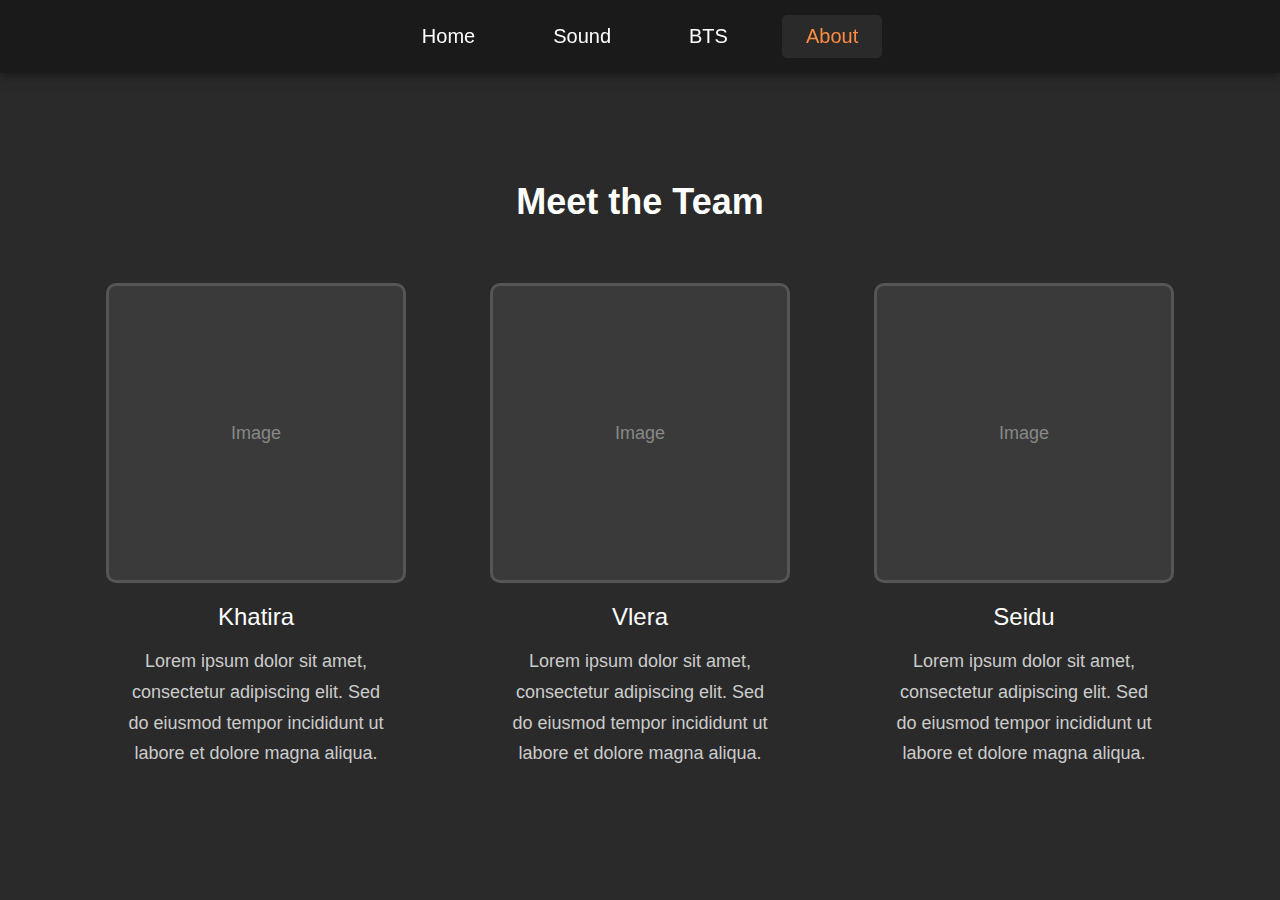
<file: about.html>
<!DOCTYPE html>
<html lang="en">
<head>
    <meta charset="UTF-8">
    <meta name="viewport" content="width=device-width, initial-scale=1.0">
    <title>About - Basketball Arena</title>
    <link rel="stylesheet" href="style.css">
</head>
<body>
    <!-- Navigation Bar -->
    <nav class="navbar">
        <div class="nav-container">
            <a href="index.html" class="nav-item">Home</a>
            <a href="sound.html" class="nav-item">Sound</a>
            <a href="bts.html" class="nav-item">BTS</a>
            <a href="about.html" class="nav-item active">About</a>
        </div>
    </nav>

    <!-- About Section -->
    <div class="about-container">
        <h1 class="about-title">Meet the Team</h1>
        <div class="team-grid">
            <div class="team-member">
                <div class="member-image-placeholder">
                    <span class="placeholder-text">Image</span>
                </div>
                <h2 class="member-name">Khatira</h2>
                <p class="member-description">Lorem ipsum dolor sit amet, consectetur adipiscing elit. Sed do eiusmod tempor incididunt ut labore et dolore magna aliqua.</p>
            </div>
            <div class="team-member">
                <div class="member-image-placeholder">
                    <span class="placeholder-text">Image</span>
                </div>
                <h2 class="member-name">Vlera</h2>
                <p class="member-description">Lorem ipsum dolor sit amet, consectetur adipiscing elit. Sed do eiusmod tempor incididunt ut labore et dolore magna aliqua.</p>
            </div>
            <div class="team-member">
                <div class="member-image-placeholder">
                    <span class="placeholder-text">Image</span>
                </div>
                <h2 class="member-name">Seidu</h2>
                <p class="member-description">Lorem ipsum dolor sit amet, consectetur adipiscing elit. Sed do eiusmod tempor incididunt ut labore et dolore magna aliqua.</p>
            </div>
        </div>
    </div>
</body>
</html>
</file>
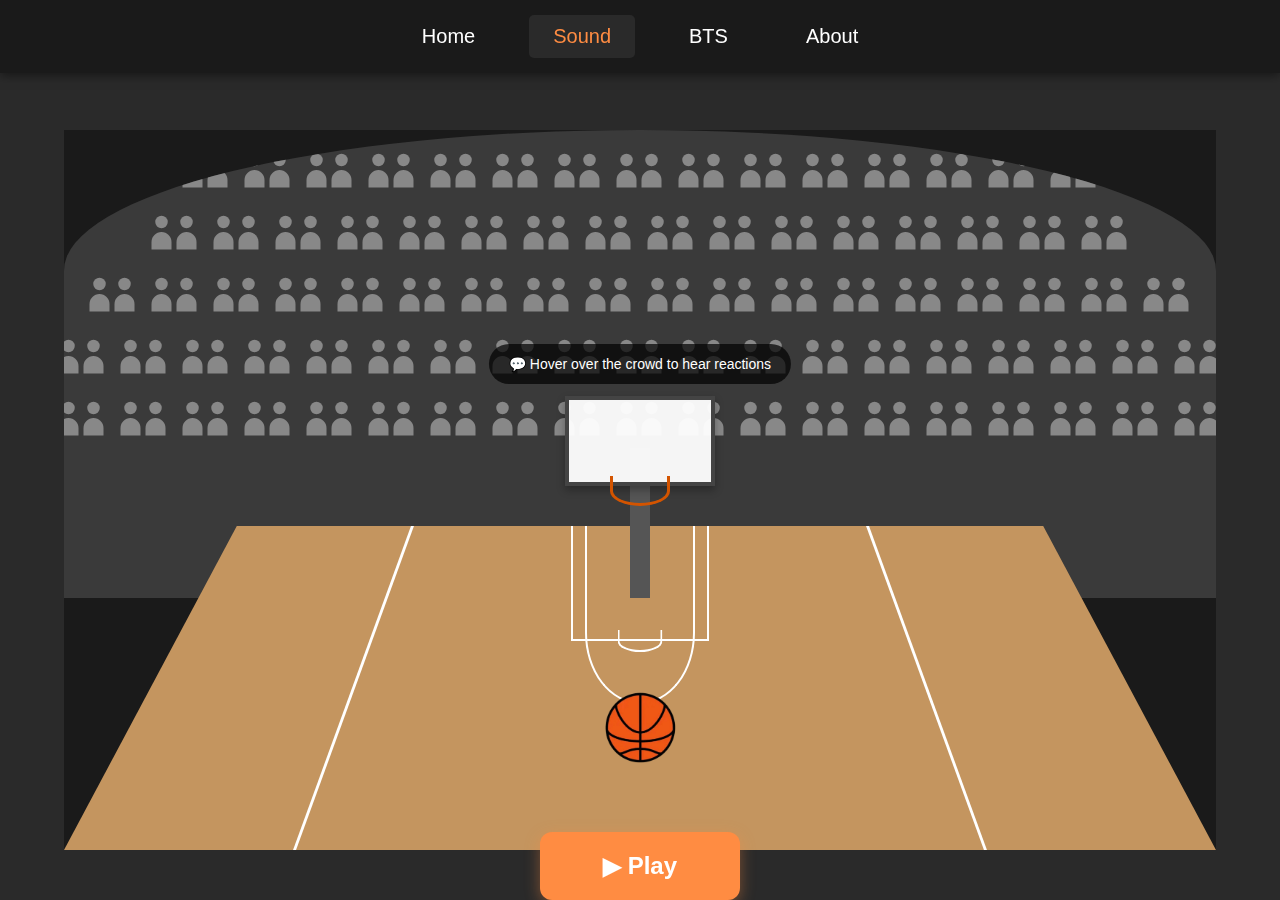
<file: sound.html>
<!DOCTYPE html>
<html lang="en">
<head>
    <meta charset="UTF-8">
    <meta name="viewport" content="width=device-width, initial-scale=1.0">
    <title>Basketball Arena</title>
    <link rel="stylesheet" href="style.css">
</head>
<body>
    <!-- Navigation Bar -->
    <nav class="navbar">
        <div class="nav-container">
            <a href="index.html" class="nav-item">Home</a>
            <a href="sound.html" class="nav-item active">Sound</a>
            <a href="bts.html" class="nav-item">BTS</a>
            <a href="about.html" class="nav-item">About</a>
        </div>
    </nav>

    <div class="arena-container">
        <!-- Crowd area with people icons -->
        <div class="crowd-area" id="crowdArea">
            <!-- Crowd people icons will be generated by JavaScript -->
            
            <!-- Hover instruction note -->
            <div class="hover-instruction" id="hoverInstruction">
                <p>💬 Hover over the crowd to hear reactions</p>
            </div>
            
            <!-- Speech bubbles for each section -->
            <div class="speech-bubble speech-bubble-1" id="speechBubble1">
                <img src="img/speech1.png" alt="Speech bubble 1">
            </div>
            <div class="speech-bubble speech-bubble-2" id="speechBubble2">
                <img src="img/speech2.png" alt="Speech bubble 2">
            </div>
            <div class="speech-bubble speech-bubble-3" id="speechBubble3">
                <img src="img/speech3.png" alt="Speech bubble 3">
            </div>
        </div>

        <!-- Hoop pole (outside court, extends upward) -->
        <div class="hoop-pole"></div>

        <!-- Basketball court -->
        <div class="court">
            <!-- Sidelines extending full court -->
            <div class="sideline-left"></div>
            <div class="sideline-right"></div>
            
            <!-- Court markings - Far side (top) -->
            <div class="lane-left-far"></div>
            <div class="lane-right-far"></div>
            <div class="free-throw-line-far"></div>
            <div class="free-throw-circle-far"></div>
            <div class="three-point-line-far"></div>

            <!-- Basketball -->
            <div class="basketball"></div>
        </div>

        <!-- Backboard (outside court, extends upward) -->
        <div class="backboard"></div>
        
        <!-- Hoop (outside court, extends upward) -->
        <div class="hoop"></div>

      
    </div>

    <!-- Choice Buttons Container -->
    <div class="choice-buttons-container">
        <!-- Play Button -->
        <div id="playButton" class="play-button-container">
            <button onclick="startAudio()" class="play-btn">▶ Play</button>
        </div>

        <!-- First Choice Buttons -->
        <div id="firstChoiceButtons" class="choice-buttons" style="display: none;">
            <h2>First Shot: What happened?</h2>
            <div class="button-group">
                <button onclick="handleFirstChoice('make')" class="choice-btn">Make</button>
                <button onclick="handleFirstChoice('miss')" class="choice-btn">Miss</button>
            </div>
        </div>

        <!-- Second Choice Buttons -->
        <div id="secondChoiceButtons" class="choice-buttons" style="display: none;">
            <h2>Second Shot: What happened?</h2>
            <div class="button-group">
                <button onclick="handleSecondChoice('make')" class="choice-btn">Make</button>
                <button onclick="handleSecondChoice('miss')" class="choice-btn">Miss</button>
            </div>
        </div>
    </div>

    <script>
        // Generate crowd SVG people icons in organized rows
        const crowdArea = document.getElementById('crowdArea');
        const rows = 5;
        const iconsPerRow = 15;
        const iconSize = 60;
        const spacing = 2;
        
        let iconIndex = 0;
        
        // People SVG icon - two people together
        const peopleSVG = `
            <svg viewBox="0 0 24 24" xmlns="http://www.w3.org/2000/svg">
                <!-- Person 1 (left) -->
                <circle cx="7" cy="6" r="2.5" fill="currentColor"/>
                <path d="M7 10c-2.2 0-4 1.8-4 4v3h8v-3c0-2.2-1.8-4-4-4z" fill="currentColor"/>
                <!-- Person 2 (right) -->
                <circle cx="17" cy="6" r="2.5" fill="currentColor"/>
                <path d="M17 10c-2.2 0-4 1.8-4 4v3h8v-3c0-2.2-1.8-4-4-4z" fill="currentColor"/>
            </svg>
        `;
        
        // Create audio objects for comment files
        const commentAudios = {
            comment1: new Audio('sound/comment1.WAV'),
            comment2: new Audio('sound/comment2.WAV'),
            comment3: new Audio('sound/comment3.WAV')
        };
        
        // Track which audio is currently playing
        let currentHoverAudio = null;
        
        // Function to determine comment region based on position
        function getCommentRegion(iconElement) {
            const rect = iconElement.getBoundingClientRect();
            const crowdAreaRect = crowdArea.getBoundingClientRect();
            const iconCenterX = rect.left + (rect.width / 2) - crowdAreaRect.left;
            const crowdAreaWidth = crowdAreaRect.width;
            const regionWidth = crowdAreaWidth / 3;
            
            if (iconCenterX < regionWidth) {
                return 'comment1'; // Left region
            } else if (iconCenterX < regionWidth * 2) {
                return 'comment2'; // Center region
            } else {
                return 'comment3'; // Right region
            }
        }
        
        for (let row = 0; row < rows; row++) {
            const numIconsInRow = iconsPerRow + Math.floor(row * 1.5);
            const rowTop = 15 + (row * (iconSize + spacing));
            
            for (let col = 0; col < numIconsInRow; col++) {
                const iconWrapper = document.createElement('div');
                iconWrapper.className = 'crowd-icon';
                iconWrapper.dataset.index = iconIndex++;
                
                // Calculate position
                const totalWidth = numIconsInRow * (iconSize + spacing);
                const startX = (crowdArea.offsetWidth - totalWidth) / 2;
                const left = startX + (col * (iconSize + spacing));
                
                iconWrapper.style.left = left + 'px';
                iconWrapper.style.top = rowTop + 'px';
                
                // Add hover event listeners
                iconWrapper.addEventListener('mouseenter', function() {
                    // Hide instruction on first interaction
                    hideInstruction();
                    
                    // Stop any currently playing hover audio
                    if (currentHoverAudio) {
                        currentHoverAudio.pause();
                        currentHoverAudio.currentTime = 0;
                        // Hide previous speech bubble
                        hideSpeechBubble();
                    }
                    
                    // Determine which comment to play based on icon position
                    const commentRegion = getCommentRegion(iconWrapper);
                    
                    // Show corresponding speech bubble
                    showSpeechBubble(commentRegion);
                    
                    // Play the appropriate comment audio
                    currentHoverAudio = commentAudios[commentRegion];
                    currentHoverAudio.play();
                });
                
                iconWrapper.addEventListener('mouseleave', function() {
                    // Stop the audio when mouse leaves
                    if (currentHoverAudio) {
                        currentHoverAudio.pause();
                        currentHoverAudio.currentTime = 0;
                        currentHoverAudio = null;
                    }
                    // Hide speech bubble when audio stops
                    hideSpeechBubble();
                });
                
                // Add SVG content
                iconWrapper.innerHTML = peopleSVG;
                
                // Add cursor pointer to indicate interactivity
                iconWrapper.style.cursor = 'pointer';
                
                crowdArea.appendChild(iconWrapper);
            }
        }

        // Initialize colors after icons are created
        setTimeout(() => {
            if (typeof updateCrowdColors === 'function') {
                updateCrowdColors('idle');
            }
        }, 100);
        
        // Function to show speech bubble based on comment region
        function showSpeechBubble(commentRegion) {
            // Hide all speech bubbles first
            hideSpeechBubble();
            
            // Show the corresponding speech bubble
            const bubbleId = 'speechBubble' + commentRegion.replace('comment', '');
            const bubble = document.getElementById(bubbleId);
            if (bubble) {
                bubble.classList.add('show');
            }
        }
        
        // Function to hide all speech bubbles
        function hideSpeechBubble() {
            const bubbles = document.querySelectorAll('.speech-bubble');
            bubbles.forEach(bubble => {
                bubble.classList.remove('show');
            });
        }
        
        // Function to hide instruction note
        function hideInstruction() {
            const instruction = document.getElementById('hoverInstruction');
            if (instruction) {
                instruction.classList.add('hidden');
            }
        }
        
        // Hide speech bubbles when audio ends
        Object.values(commentAudios).forEach(audio => {
            audio.addEventListener('ended', function() {
                hideSpeechBubble();
            });
        });
    </script>
    
    <!-- Include the interactive audio script -->
    <script src="script.js"></script>
</body>
</html>
</file>
<file: style.css>
* {
    margin: 0;
    padding: 0;
    box-sizing: border-box;
}

body {
    background: #2a2a2a;
    display: flex;
    flex-direction: column;
    justify-content: center;
    align-items: center;
    min-height: 100vh;
    font-family: Arial, sans-serif;
}

/* Navigation Bar */
.navbar {
    position: fixed;
    top: 0;
    left: 0;
    right: 0;
    background: #1a1a1a;
    padding: 15px 0;
    z-index: 1000;
    box-shadow: 0 2px 10px rgba(0, 0, 0, 0.5);
}

.nav-container {
    max-width: 1200px;
    margin: 0 auto;
    display: flex;
    justify-content: center;
    align-items: center;
    gap: 30px;
    padding: 0 20px;
}

.nav-item {
    color: #ffffff;
    text-decoration: none;
    font-size: 20px;
    font-weight: 500;
    padding: 10px 24px;
    border-radius: 5px;
    transition: all 0.3s ease;
}

.nav-item:hover {
    background: #3a3a3a;
    color: #ff8c42;
}

.nav-item.active {
    color: #ff8c42;
    background: #2a2a2a;
}



.arena-container {
    width: 90vw;
    max-width: 1200px;
    height: 80vh;
    position: relative;
    background: #1a1a1a;
    margin-top: 80px;
}

/* Crowd area - curved section arcing downwards */
.crowd-area {
    position: absolute;
    top: 0;
    left: 0;
    right: 0;
    height: 65%;
    background: #3a3a3a;
    border-radius: 50% 50% 0 0 / 30% 30% 0 0;
    overflow: hidden;
}

/* Individual crowd member SVG icons */
.crowd-icon {
    position: absolute;
    width: 60px;
    height: 60px;
    transition: color 0.5s ease-in-out;
    will-change: color;
}

.crowd-icon svg {
    width: 100%;
    height: 100%;
    color: #888888; /* Default neutral gray color */
}

/* Hover instruction note */
.hover-instruction {
    position: absolute;
    top: 50%;
    left: 50%;
    transform: translate(-50%, -50%);
    background: rgba(0, 0, 0, 0.7);
    color: #ffffff;
    padding: 12px 20px;
    border-radius: 20px;
    font-size: 14px;
    pointer-events: none;
    z-index: 50;
    opacity: 1;
    transition: opacity 0.5s ease-in-out;
}

.hover-instruction.hidden {
    opacity: 0;
    pointer-events: none;
}

.hover-instruction p {
    margin: 0;
    text-align: center;
    white-space: nowrap;
}

/* Speech bubbles */
.speech-bubble {
    position: absolute;
    top: 20%;
    opacity: 0;
    transform: scale(0.8) translateY(10px);
    transition: opacity 0.3s ease-in-out, transform 0.3s ease-in-out;
    pointer-events: none;
    z-index: 100;
}

.speech-bubble.show {
    opacity: 1;
    transform: scale(1) translateY(0);
}

.speech-bubble img {
    max-width: 200px;
    height: auto;
    display: block;
}

/* Position speech bubbles over each crowd section */
.speech-bubble-1 {
    left: 10%;
}

.speech-bubble-2 {
    left: 50%;
    transform: translateX(-50%) scale(0.8) translateY(10px);
}

.speech-bubble-2.show {
    transform: translateX(-50%) scale(1) translateY(0);
}

.speech-bubble-3 {
    right: 10%;
}

/* Basketball court - trapezoid shape for perspective */
.court {
    position: absolute;
    bottom: 0;
    left: 0;
    right: 0;
    height: 45%;
    background: #c4955f;
    clip-path: polygon(15% 0%, 85% 0%, 100% 100%, 0% 100%);
    perspective: 800px;
}

/* Court markings - Far side (top/back) */
.lane-left-far, .lane-right-far {
    position: absolute;
    top: 0;
    width: 2px;
    height: 35%;
    background: white;
}

.lane-left-far {
    left: 44%;
}

.lane-right-far {
    right: 44%;
}

.free-throw-line-far {
    position: absolute;
    top: 35%;
    left: 44%;
    right: 44%;
    height: 2px;
    background: white;
}

.free-throw-circle-far {
    position: absolute;
    top: 32%;
    left: 50%;
    transform: translateX(-50%);
    width: 45px;
    height: 22px;
    border: 2px solid white;
    border-top: none;
    border-radius: 0 0 50% 50%;
}

.three-point-line-far {
    position: absolute;
    top: 0;
    left: 50%;
    transform: translateX(-50%);
    width: 110px;
    height: 55%;
    border: 2px solid white;
    border-top: none;
    border-radius: 0 0 50% 50% / 0 0 40% 40%;
}

/* Sidelines extending full court - angled to match court perspective */
.sideline-left, .sideline-right {
    position: absolute;
    top: 0;
    bottom: 0;
    width: 3px;
    background: white;
}

.sideline-left {
    left: 25%;
    transform: skewX(-20deg);
}

.sideline-right {
    right: 25%;
    transform: skewX(20deg);
}

/* Basketball */
.basketball {
    position: absolute;
    bottom: 25%;
    left: 50%;
    transform: translateX(-50%);
    width: 80px;
    height: 80px;
    background-image: url('img/basketball.png');
    background-size: contain;
    background-repeat: no-repeat;
    background-position: center;
    z-index: 10;
}

/* Basketball hoop and backboard */
.hoop-pole {
    position: absolute;
    bottom: 35%;
    left: 50%;
    transform: translateX(-50%);
    width: 20px;
    height: 150px;
    background: #555;
    z-index: 3;
}

.backboard {
    position: absolute;
    bottom: 45%;
    margin-bottom: 40px;
    left: 50%;
    transform: translateX(-50%);
    width: 150px;
    height: 90px;
    background: rgba(255, 255, 255, 0.95);
    border: 4px solid #444;
    z-index: 5;
    box-shadow: 0 4px 8px rgba(0,0,0,0.3);
}

.hoop {
    position: absolute;
    bottom: 45%;
    margin-bottom: 20px;
    left: 50%;
    transform: translateX(-50%);
    width: 60px;
    height: 30px;
    border: 3px solid #d35400;
    border-top: none;
    border-radius: 0 0 50% 50%;
    z-index: 6;
}

/* About Page Styles */
.about-container {
    max-width: 1200px;
    width: 90vw;
    margin: 100px auto 50px;
    padding: 40px 20px;
}

.about-title {
    color: #ffffff;
    text-align: center;
    font-size: 36px;
    margin-bottom: 60px;
    font-weight: 600;
}

/* BTS Page Styles */
.bts-container {
    max-width: 1200px;
    width: 90vw;
    margin: 100px auto 50px;
    padding: 40px 20px;
}

.bts-title {
    color: #ffffff;
    text-align: center;
    font-size: 36px;
    margin-bottom: 60px;
    font-weight: 600;
}

/* Carousel Styles */
.carousel-wrapper {
    width: 100%;
    max-width: 1000px;
    margin: 0 auto;
    position: relative;
}

.carousel-container {
    position: relative;
    width: 100%;
    overflow: hidden;
    border-radius: 15px;
    background: #1a1a1a;
    box-shadow: 0 8px 30px rgba(0, 0, 0, 0.5);
}

.carousel-slides {
    position: relative;
    width: 100%;
    height: 0;
    padding-bottom: 56.25%; /* 16:9 aspect ratio */
    overflow: hidden;
}

.carousel-slide {
    position: absolute;
    top: 0;
    left: 0;
    width: 100%;
    height: 100%;
    opacity: 0;
    transition: opacity 0.6s ease-in-out;
    display: flex;
    flex-direction: column;
    align-items: center;
    justify-content: center;
}

.carousel-slide.active {
    opacity: 1;
    z-index: 1;
}

.carousel-image {
    width: 100%;
    height: 100%;
    object-fit: contain;
    background: #1a1a1a;
    display: block;
    max-width: 100%;
    max-height: 100%;
}

.carousel-video {
    width: 100%;
    height: 100%;
    object-fit: contain;
    background: #1a1a1a;
}

.carousel-caption {
    position: absolute;
    bottom: 0;
    left: 0;
    right: 0;
    background: linear-gradient(to top, rgba(0, 0, 0, 0.8), rgba(0, 0, 0, 0));
    padding: 30px 20px 20px;
    text-align: center;
    z-index: 2;
}

.carousel-caption p {
    color: #ffffff;
    font-size: 20px;
    font-weight: 500;
    margin: 0;
}

.carousel-btn {
    position: absolute;
    top: 50%;
    transform: translateY(-50%);
    background: rgba(255, 140, 66, 0.8);
    color: #ffffff;
    border: none;
    width: 50px;
    height: 50px;
    font-size: 32px;
    font-weight: bold;
    cursor: pointer;
    z-index: 3;
    border-radius: 50%;
    display: flex;
    align-items: center;
    justify-content: center;
    transition: all 0.3s ease;
    line-height: 1;
}

.carousel-btn:hover {
    background: rgba(255, 140, 66, 1);
    transform: translateY(-50%) scale(1.1);
    box-shadow: 0 4px 15px rgba(255, 140, 66, 0.5);
}

.carousel-btn:active {
    transform: translateY(-50%) scale(0.95);
}

.carousel-btn-prev {
    left: 20px;
}

.carousel-btn-next {
    right: 20px;
}

.carousel-indicators {
    display: flex;
    justify-content: center;
    gap: 12px;
    margin-top: 30px;
}

.carousel-indicator {
    width: 12px;
    height: 12px;
    border-radius: 50%;
    background: #555;
    cursor: pointer;
    transition: all 0.3s ease;
    border: 2px solid transparent;
}

.carousel-indicator:hover {
    background: #777;
    transform: scale(1.2);
}

.carousel-indicator.active {
    background: #ff8c42;
    width: 14px;
    height: 14px;
    border-color: #ff8c42;
}

.team-grid {
    display: grid;
    grid-template-columns: repeat(3, 1fr);
    gap: 40px;
    justify-items: center;
}

.team-member {
    display: flex;
    flex-direction: column;
    align-items: center;
    width: 100%;
    max-width: 300px;
}

.member-image-placeholder {
    width: 100%;
    aspect-ratio: 1;
    background: #3a3a3a;
    border: 3px solid #555;
    border-radius: 10px;
    display: flex;
    align-items: center;
    justify-content: center;
    margin-bottom: 20px;
    transition: all 0.3s ease;
    overflow: hidden;
}

.member-image {
    width: 100%;
    height: 100%;
    object-fit: cover;
    border-radius: 7px;
}

.member-image-placeholder:hover {
    border-color: #ff8c42;
    background: #4a4a4a;
    transform: translateY(-5px);
    box-shadow: 0 5px 15px rgba(255, 140, 66, 0.3);
}

.placeholder-text {
    color: #888;
    font-size: 18px;
    font-weight: 500;
}

.member-name {
    color: #ffffff;
    font-size: 24px;
    font-weight: 500;
    text-align: center;
    margin-bottom: 15px;
}

.member-description {
    color: #cccccc;
    font-size: 18px;
    line-height: 1.7;
    text-align: center;
    margin: 0;
    padding: 0 15px;
}

/* Choice Buttons Styles */
.choice-buttons-container {
    position: fixed;
    bottom: 0px;
    left: 50%;
    transform: translateX(-50%);
    z-index: 1000;
    width: 100%;
    max-width: 600px;
    padding: 0 20px;
}

/* Play Button */
.play-button-container {
    display: flex;
    justify-content: center;
    align-items: center;
}

.play-btn {
    background: #ff8c42;
    color: #ffffff;
    border: none;
    padding: 20px 50px;
    font-size: 24px;
    font-weight: 600;
    border-radius: 12px;
    cursor: pointer;
    transition: all 0.3s ease;
    box-shadow: 0 4px 15px rgba(255, 140, 66, 0.4);
    min-width: 200px;
}

.play-btn:hover {
    background: #ff7040;
    transform: translateY(-3px);
    box-shadow: 0 6px 20px rgba(255, 140, 66, 0.6);
}

.play-btn:active {
    transform: translateY(-1px);
    box-shadow: 0 3px 10px rgba(255, 140, 66, 0.4);
}

.choice-buttons {
    display: flex;
    flex-direction: column;
    align-items: center;
    gap: 20px;
    background: rgba(26, 26, 26, 0.95);
    padding: 30px;
    border-radius: 15px;
    box-shadow: 0 4px 20px rgba(0, 0, 0, 0.5);
    border: 2px solid #ff8c42;
}

.choice-buttons .choice-btn {
    display: inline-block;
}

.choice-buttons .button-group {
    display: flex;
    gap: 20px;
    flex-wrap: wrap;
    justify-content: center;
}

.choice-buttons h2 {
    color: #ffffff;
    font-size: 24px;
    font-weight: 600;
    margin-bottom: 10px;
    text-align: center;
}

.choice-btn {
    background: #ff8c42;
    color: #ffffff;
    border: none;
    padding: 15px 40px;
    font-size: 20px;
    font-weight: 600;
    border-radius: 8px;
    cursor: pointer;
    transition: all 0.3s ease;
    min-width: 150px;
    box-shadow: 0 2px 10px rgba(255, 140, 66, 0.3);
}

.choice-btn:hover {
    background: #ff7040;
    transform: translateY(-2px);
    box-shadow: 0 4px 15px rgba(255, 140, 66, 0.5);
}

.choice-btn:active {
    transform: translateY(0);
    box-shadow: 0 2px 5px rgba(255, 140, 66, 0.3);
}

@media (max-width: 768px) {
    .team-grid {
        grid-template-columns: 1fr;
        gap: 40px;
    }
    
    .team-member {
        max-width: 100%;
    }
    
    .about-title {
        font-size: 28px;
        margin-bottom: 40px;
    }
    
}

/* ====== HOME ====== */
.hero-banner {
  position: relative;
  width: 100%;
  height: 100vh;
  background: url('bg.png') no-repeat center center;
  background-size: 120%;          
  background-position: 15% 15%;   
  display: flex;
  align-items: center;
  justify-content: flex-start;
  color: #fff;
  text-align: left;
  overflow: hidden;       
}

/* dark overlay covering the entire banner */
.hero-banner::before {
  content: "";
  position: absolute;
  inset: 0;
  background: linear-gradient(
    90deg,
    rgba(0,0,0,0.70) 0%,
    rgba(0,0,0,0.55) 40%,
    rgba(0,0,0,0.35) 65%,
    rgba(0,0,0,0.10) 100%
  );
  z-index: 1;
}

/* text content */
.hero-overlay {
  position: relative;
  z-index: 2;          
  max-width: 950px;
  padding: 80px 80px;
  top: 3rem;
}

.hero-title {
  font-size: clamp(45px, 5vw, 65px);
  font-weight: 700;
  margin-bottom: 20px;
  color: #ff8c42;
}

.hero-sub {
  font-size: 20px;
  line-height: 1.6;
  color: #f0f0f0;
  margin-bottom: 45px;
}

.btn-primary {
  background: linear-gradient(180deg, #ffa563 0%, #ff8c42 100%);
  color: #2b1400;
  padding: 14px 28px;
  border-radius: 8px;
  text-decoration: none;
  font-weight: 700;
  transition: transform 0.2s, box-shadow 0.2s;
}
.btn-primary:hover {
  transform: translateY(-2px);
  box-shadow: 0 8px 18px rgba(255, 140, 66, 0.4);
}

/* --- Desktop fine-tune --- */
@media (max-width: 1200px){
  .hero-banner{ background-position: 66% 14%; }
}
@media (max-width: 900px){
  .hero-banner{ background-position: 60% 18%; }
}
@media (max-width: 700px){
  .hero-banner{ background-position: 55% 22%; }
}



@media (max-width: 700px){
  html, body {
    height: 100%;
    overflow: hidden;        
  }

  .nav-container {
    gap: 10px;
    padding: 8px;
  }
  .nav-item {
    font-size: 19px;
    padding: 6px 10px;
  }

  .hero-banner {
    margin-top: 50px;
    height: 100vh;       
    background: url('bg.png') no-repeat center 22%;
    background-size: cover;
    position: relative;
  }

  .hero-banner::before {
    content: "";
    position: absolute;
    inset: 0;
    background: rgba(0,0,0,0.70);
    z-index: 1;
  }

  .hero-overlay {
    position: absolute;
    z-index: 2;
    bottom: 12vh;            
    left: 6vw;
    right: 6vw;
    max-width: 90%;
    padding: 0;
    background: none;
    text-align: left;
    top: 20rem;
  }

  .hero-title {
    font-size: clamp(34px, 8vw, 45px);
    margin-bottom: 15px;
  }

  .hero-sub {
    font-size: 18px;
    line-height: 1.5;
    margin-bottom: 25px;
  }
}
</file>
